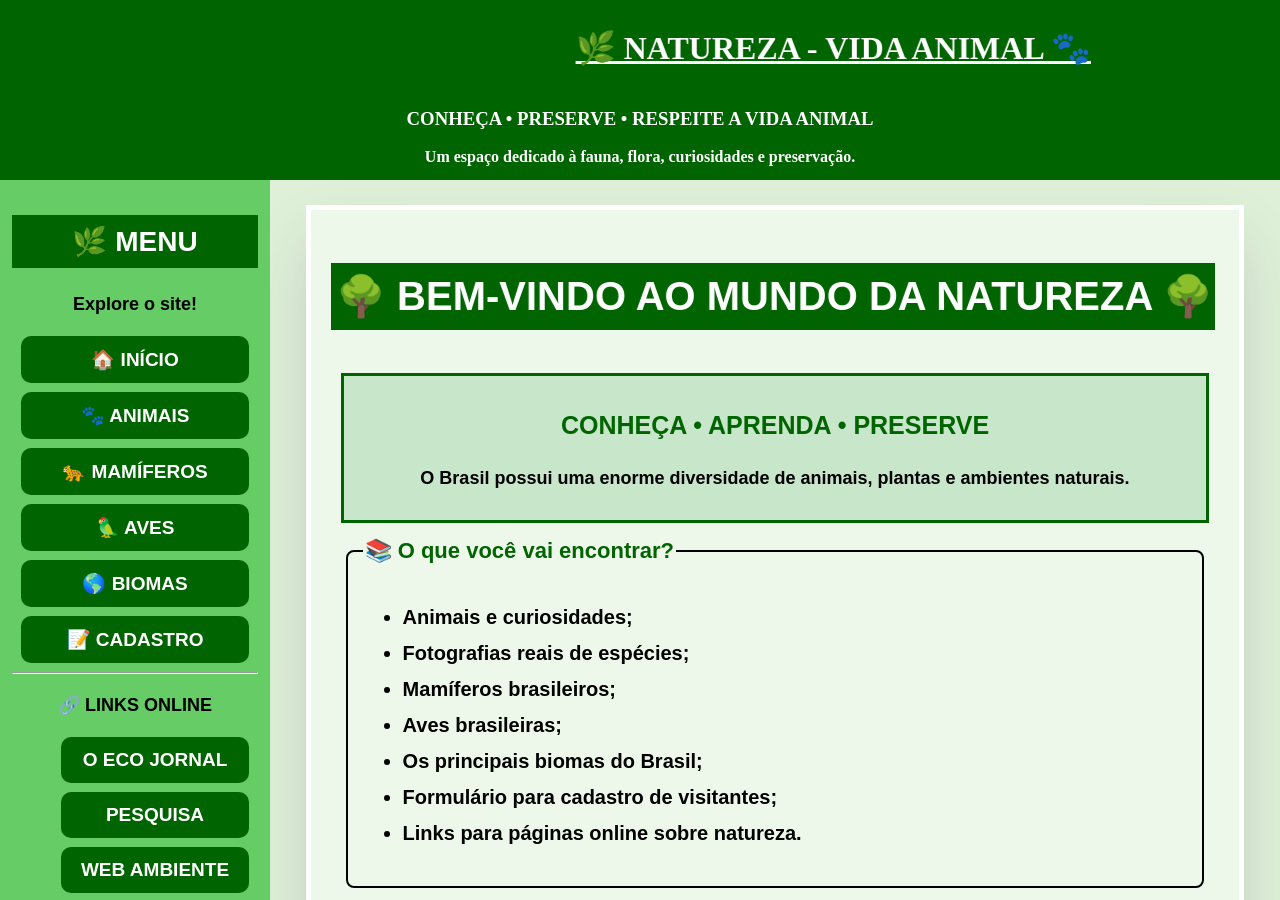
<file: ativididade do site/index.html>
<html lang="pt-br">
<head>
<meta charset="UTF-8">
<title>NATUREZA - VIDA ANIMAL</title>
</head>

<frameset rows="180,*" frameborder="0" border="0">
    <frame src="topo.html" name="topo" scrolling="no">
    <frameset cols="270,*" frameborder="0" border="0">
        <frame src="menu.html" name="menu">
        <frame src="inicio.html" name="principal">
    </frameset>
</frameset>

</html>
</file>
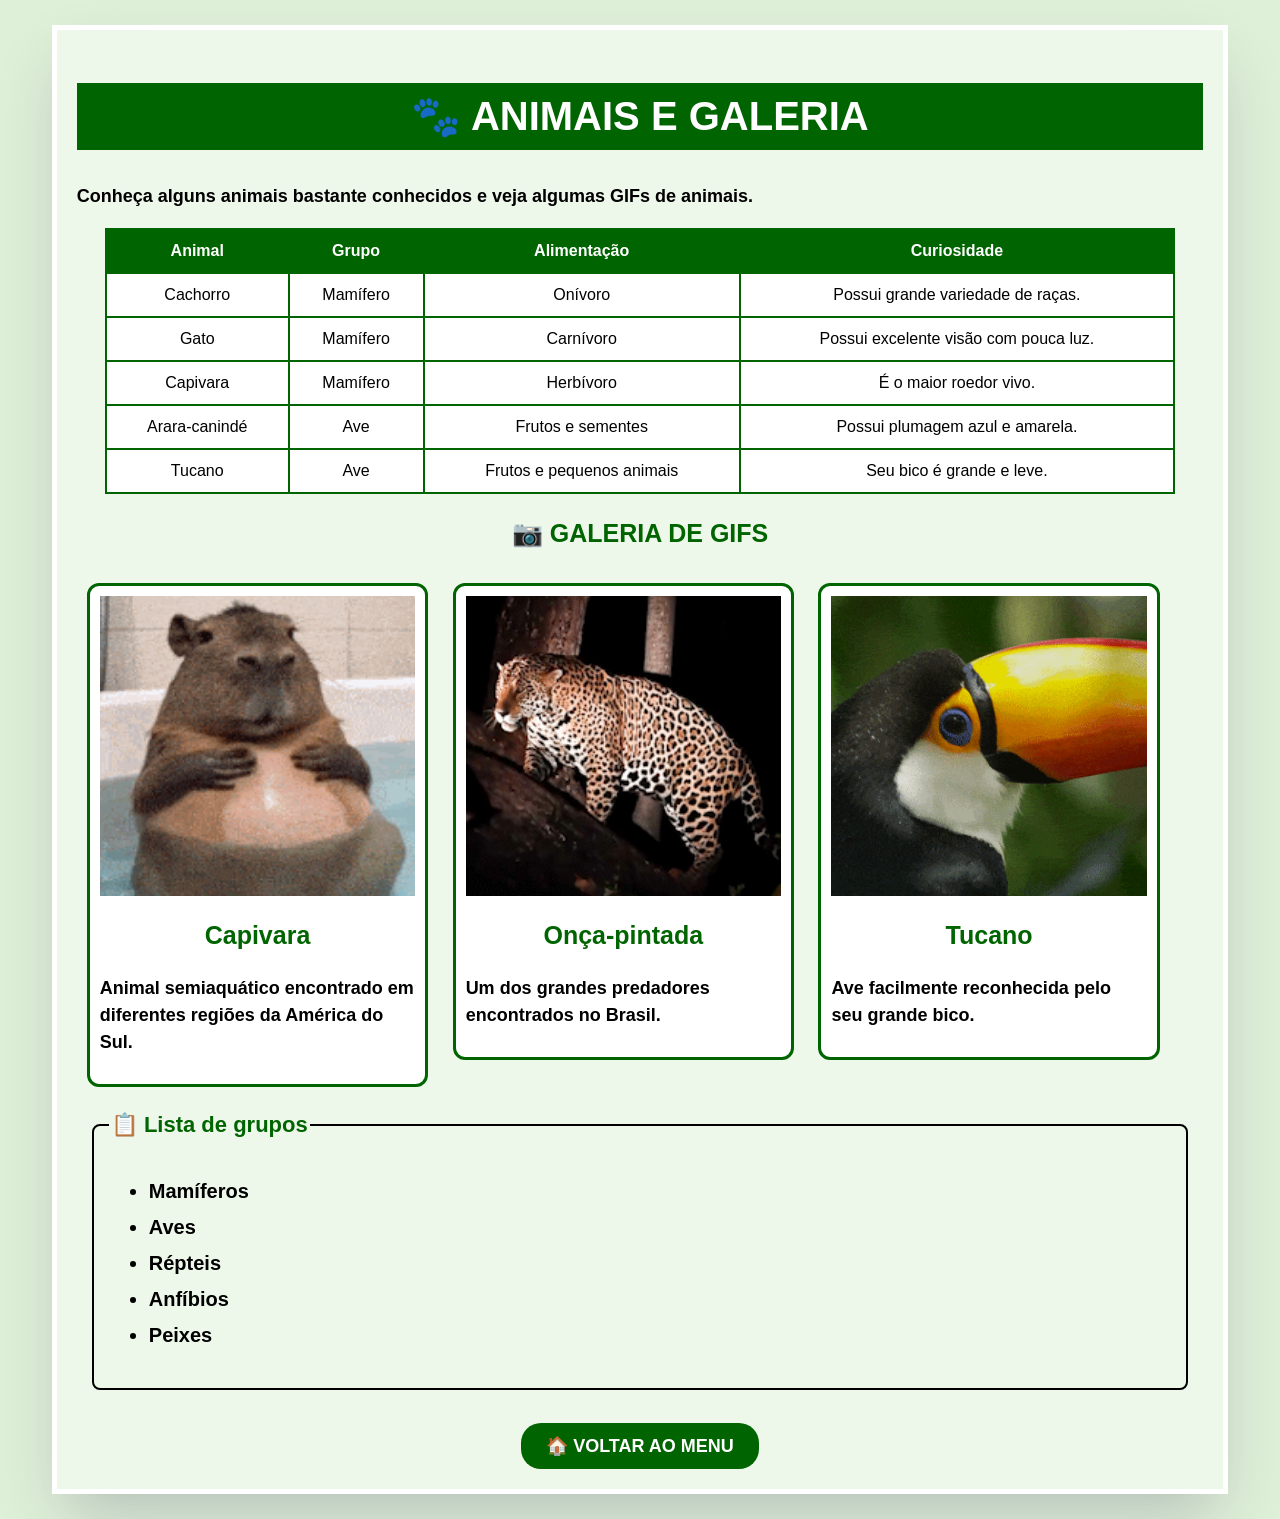
<file: ativididade do site/animais.html>
<html lang="pt-br">
<head>
<meta charset="UTF-8">
<title>Animais - Natureza</title>
<link rel="stylesheet" type="text/css" href="estilo.css">
</head>
<body>
<div class="centro">

<center><h2>🐾 ANIMAIS E GALERIA</h2></center>

<p>Conheça alguns animais bastante conhecidos e veja algumas GIFs de animais.</p>

<table class="tabela">
<tr>
<th>Animal</th>
<th>Grupo</th>
<th>Alimentação</th>
<th>Curiosidade</th>
</tr>
<tr><td>Cachorro</td><td>Mamífero</td><td>Onívoro</td><td>Possui grande variedade de raças.</td></tr>
<tr><td>Gato</td><td>Mamífero</td><td>Carnívoro</td><td>Possui excelente visão com pouca luz.</td></tr>
<tr><td>Capivara</td><td>Mamífero</td><td>Herbívoro</td><td>É o maior roedor vivo.</td></tr>
<tr><td>Arara-canindé</td><td>Ave</td><td>Frutos e sementes</td><td>Possui plumagem azul e amarela.</td></tr>
<tr><td>Tucano</td><td>Ave</td><td>Frutos e pequenos animais</td><td>Seu bico é grande e leve.</td></tr>
</table>

<center><h3>📷 GALERIA DE GIFS</h3></center>

<div class="caixa_animal">
<img src="capivarita.gif">
<center><h3>Capivara</h3></center>
<p>Animal semiaquático encontrado em diferentes regiões da América do Sul.</p>
</div>

<div class="caixa_animal">
<img src="onca.gif">
<center><h3>Onça-pintada</h3></center>
<p>Um dos grandes predadores encontrados no Brasil.</p>
</div>

<div class="caixa_animal">
<img src="tucano.gif">
<center><h3>Tucano</h3></center>
<p>Ave facilmente reconhecida pelo seu grande bico.</p>
</div>

<fieldset>
<legend>📋 Lista de grupos</legend>
<ul class="lista_grande">
<li>Mamíferos</li>
<li>Aves</li>
<li>Répteis</li>
<li>Anfíbios</li>
<li>Peixes</li>
</ul>
</fieldset>

<br>
<center>
<a class="voltar" href="menu.html" target="principal">🏠 VOLTAR AO MENU</a>
</center>
</div>
</body>
</html>
</file>
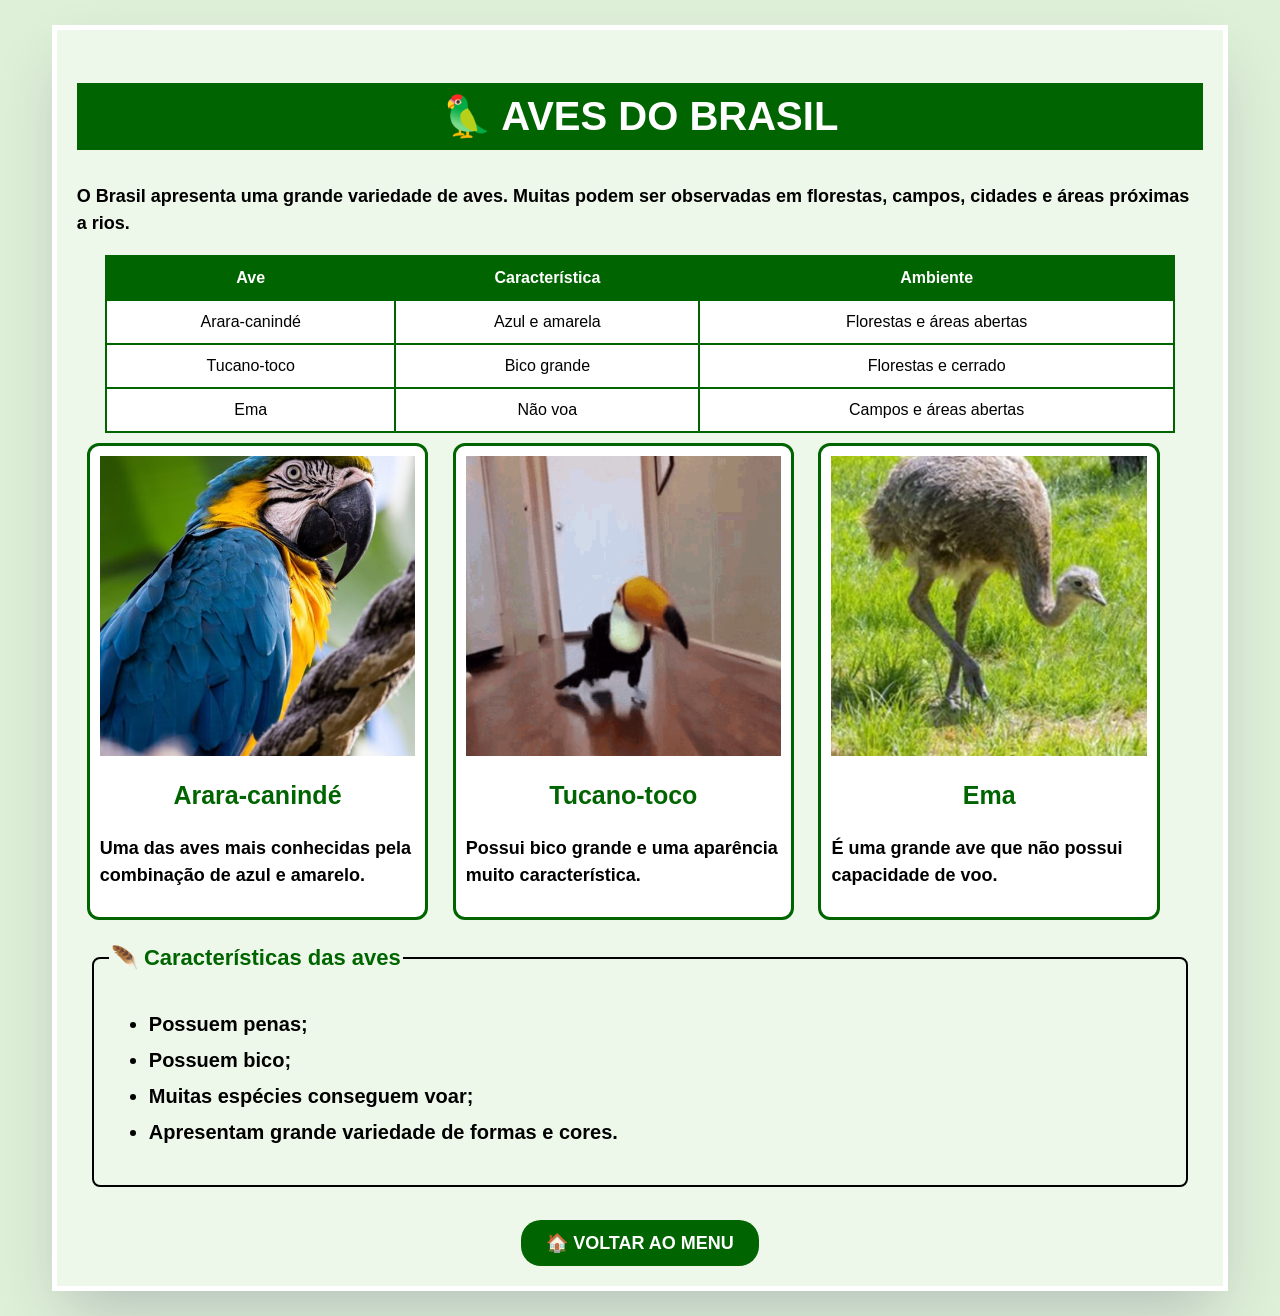
<file: ativididade do site/aves.html>
<html lang="pt-br">
<head>
<meta charset="UTF-8">
<title>Aves - Natureza</title>
<link rel="stylesheet" type="text/css" href="estilo.css">
</head>
<body>
<div class="centro">

<center><h2>🦜 AVES DO BRASIL</h2></center>

<p>O Brasil apresenta uma grande variedade de aves. Muitas podem ser observadas em florestas, campos, cidades e áreas próximas a rios.</p>

<table class="tabela">
<tr><th>Ave</th><th>Característica</th><th>Ambiente</th></tr>
<tr><td>Arara-canindé</td><td>Azul e amarela</td><td>Florestas e áreas abertas</td></tr>
<tr><td>Tucano-toco</td><td>Bico grande</td><td>Florestas e cerrado</td></tr>
<tr><td>Ema</td><td>Não voa</td><td>Campos e áreas abertas</td></tr>
</table>

<div class="caixa_animal">
<img src="arara caninde.png">
<center><h3>Arara-canindé</h3></center>
<p>Uma das aves mais conhecidas pela combinação de azul e amarelo.</p>
</div>

<div class="caixa_animal">
<img src="tucano toco.gif">
<center><h3>Tucano-toco</h3></center>
<p>Possui bico grande e uma aparência muito característica.</p>
</div>

<div class="caixa_animal">
<img src="ema.jpg">
<center><h3>Ema</h3></center>
<p>É uma grande ave que não possui capacidade de voo.</p>
</div>

<fieldset>
<legend>🪶 Características das aves</legend>
<ul class="lista_grande">
<li>Possuem penas;</li>
<li>Possuem bico;</li>
<li>Muitas espécies conseguem voar;</li>
<li>Apresentam grande variedade de formas e cores.</li>
</ul>
</fieldset>

<br>
<center>
<a class="voltar" href="menu.html" target="principal">🏠 VOLTAR AO MENU</a>
</center>
</div>
</body>
</html>
</file>
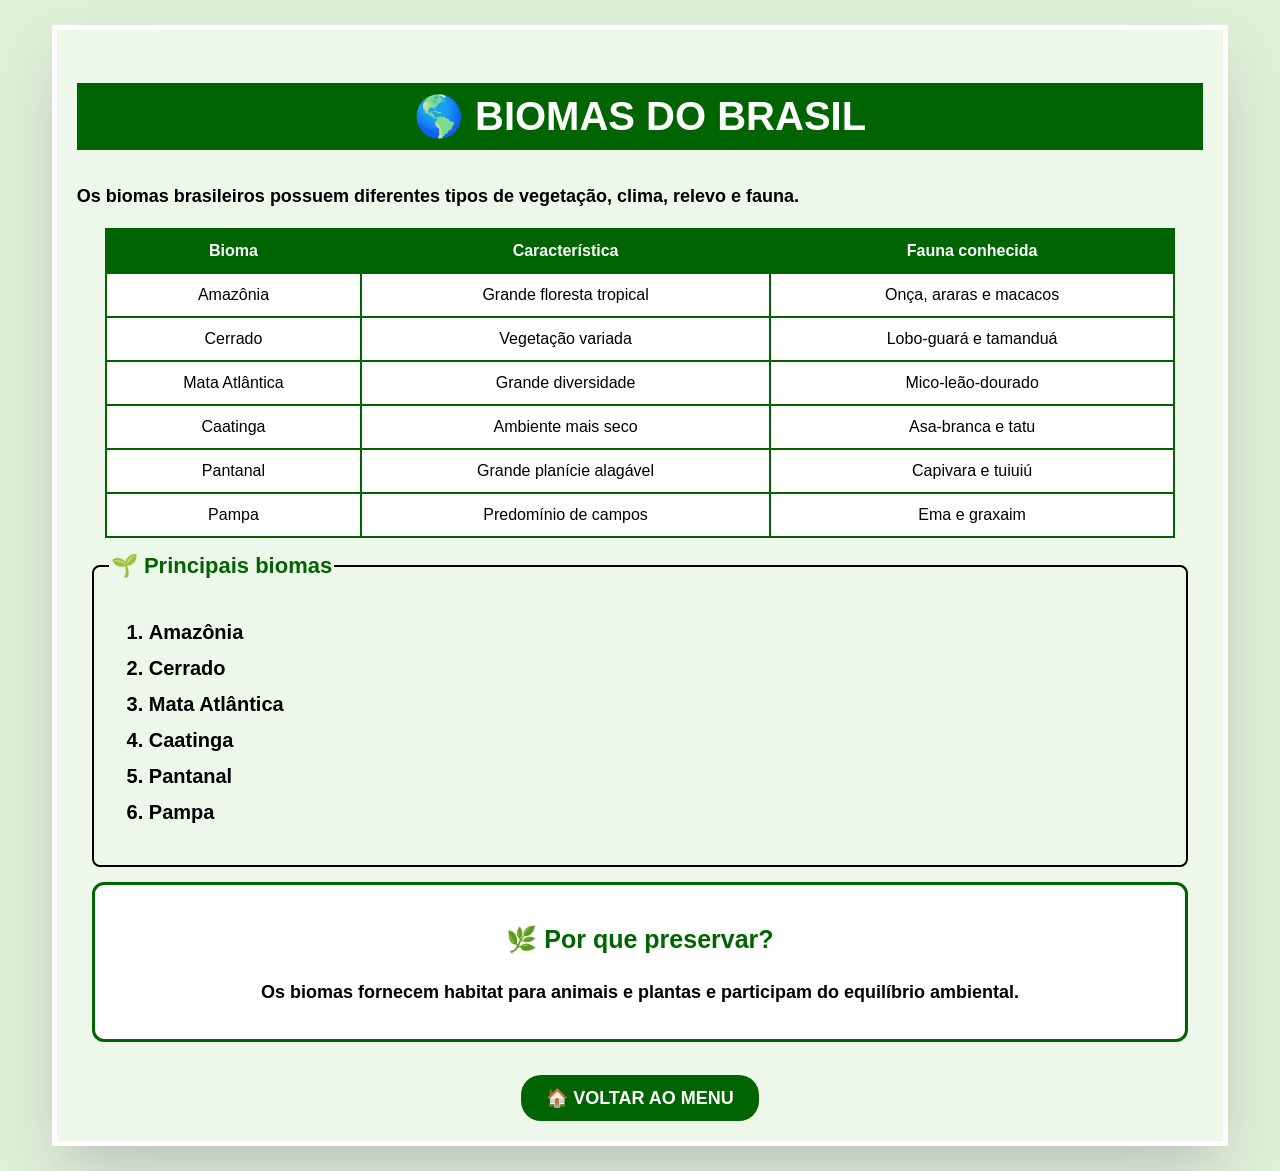
<file: ativididade do site/biomas.html>
<html lang="pt-br">
<head>
<meta charset="UTF-8">
<title>Biomas - Natureza</title>
<link rel="stylesheet" type="text/css" href="estilo.css">
</head>
<body>
<div class="centro">

<center><h2>🌎 BIOMAS DO BRASIL</h2></center>

<p>Os biomas brasileiros possuem diferentes tipos de vegetação, clima, relevo e fauna.</p>

<table class="tabela">
<tr><th>Bioma</th><th>Característica</th><th>Fauna conhecida</th></tr>
<tr><td>Amazônia</td><td>Grande floresta tropical</td><td>Onça, araras e macacos</td></tr>
<tr><td>Cerrado</td><td>Vegetação variada</td><td>Lobo-guará e tamanduá</td></tr>
<tr><td>Mata Atlântica</td><td>Grande diversidade</td><td>Mico-leão-dourado</td></tr>
<tr><td>Caatinga</td><td>Ambiente mais seco</td><td>Asa-branca e tatu</td></tr>
<tr><td>Pantanal</td><td>Grande planície alagável</td><td>Capivara e tuiuiú</td></tr>
<tr><td>Pampa</td><td>Predomínio de campos</td><td>Ema e graxaim</td></tr>
</table>

<fieldset>
<legend>🌱 Principais biomas</legend>
<ol class="lista_grande">
<li>Amazônia</li>
<li>Cerrado</li>
<li>Mata Atlântica</li>
<li>Caatinga</li>
<li>Pantanal</li>
<li>Pampa</li>
</ol>
</fieldset>

<div class="destaque">
<center>
<h3>🌿 Por que preservar?</h3>
<p>Os biomas fornecem habitat para animais e plantas e participam do equilíbrio ambiental.</p>
</center>
</div>

<br>
<center>
<a class="voltar" href="menu.html" target="principal">🏠 VOLTAR AO MENU</a>
</center>
</div>
</body>
</html>
</file>
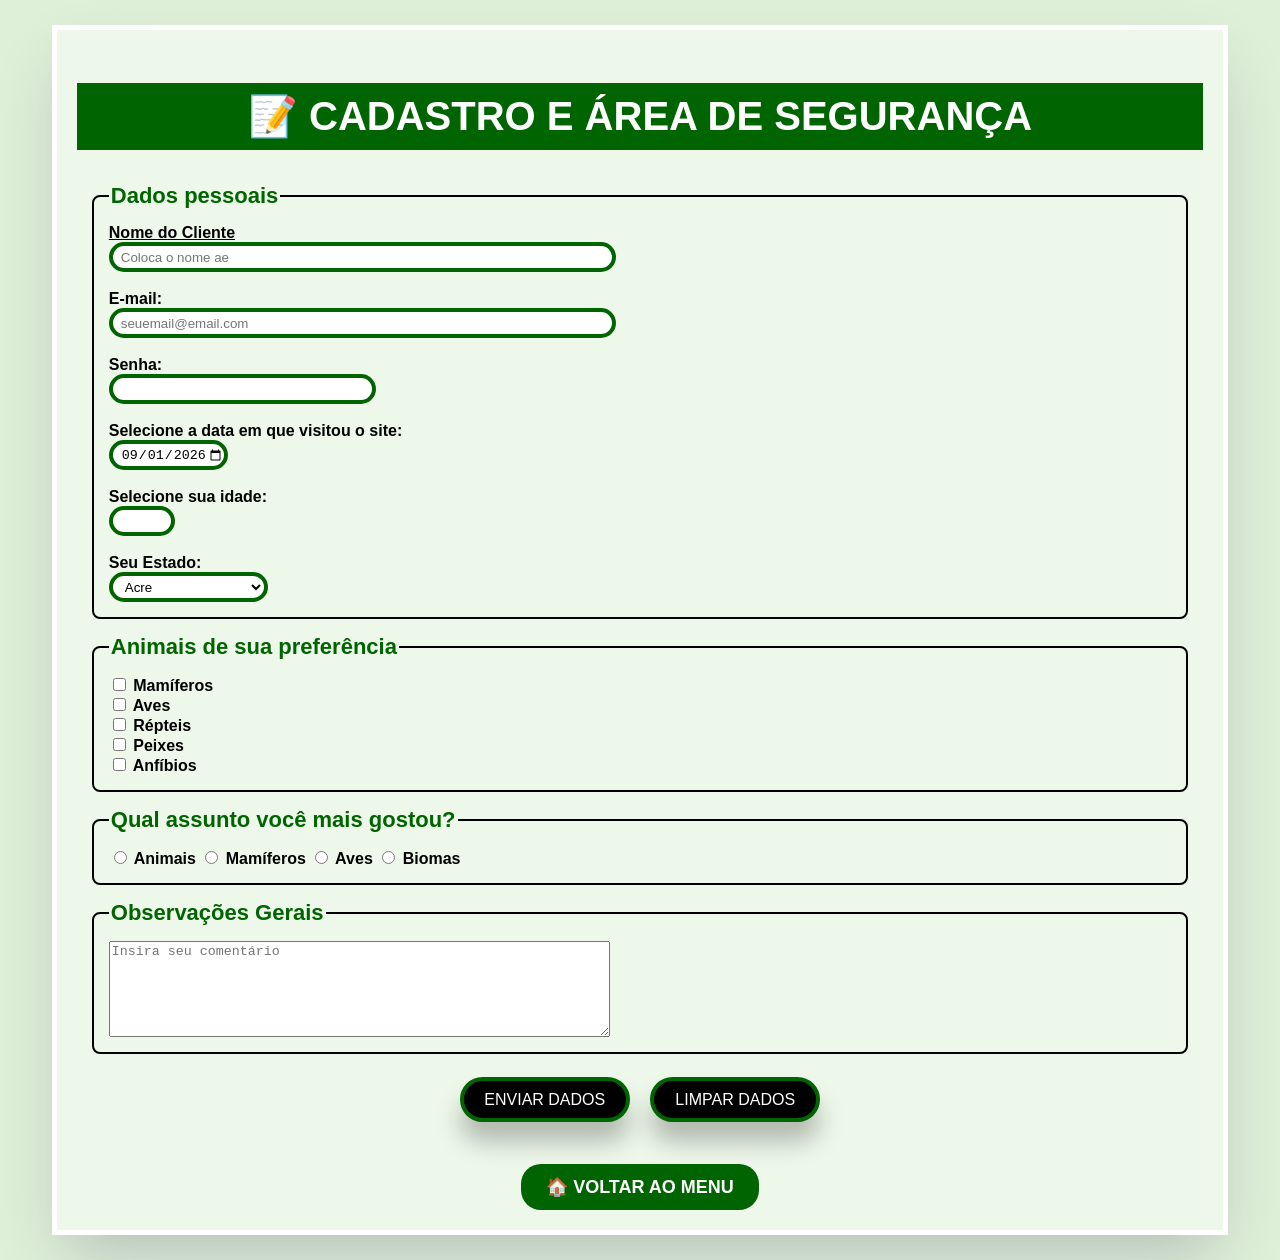
<file: ativididade do site/cadastro.html>
<html lang="pt-br">
<head>
<meta charset="UTF-8">
<title>Cadastro - Natureza</title>
<link rel="stylesheet" type="text/css" href="estilo.css">
</head>
<body>
<div class="centro">

<center><h2>📝 CADASTRO E ÁREA DE SEGURANÇA</h2></center>

<form name="frm_cadastro">

<fieldset>
<legend>Dados pessoais</legend>

<label><u>Nome do Cliente</u></label><br>
<input id="caixa" type="text" placeholder="Coloca o nome ae" size="60" maxlength="60" required><br><br>

<label>E-mail:</label><br>
<input id="caixa" type="text" placeholder="seuemail@email.com" size="60"><br><br>

<label>Senha:</label><br>
<input id="caixa" type="password" size="30" maxlength="20"><br><br>

<label>Selecione a data em que visitou o site:</label><br>
<input id="caixa" type="date" value="2026-09-01" min="2026-01-01" max="2030-12-31"><br><br>

<label>Selecione sua idade:</label><br>
<input id="caixa" type="number" min="1" max="100"><br><br>

<label>Seu Estado:</label><br>
<select id="caixa">
<option>Acre</option>
<option>Alagoas</option>
<option>Amapá</option>
<option>Amazonas</option>
<option>Bahia</option>
<option>Ceará</option>
<option>Distrito Federal</option>
<option>Espírito Santo</option>
<option>Goiás</option>
<option>Maranhão</option>
<option>Mato Grosso</option>
<option>Mato Grosso do Sul</option>
<option>Minas Gerais</option>
<option>Pará</option>
<option>Paraíba</option>
<option>Paraná</option>
<option>Pernambuco</option>
<option>Piauí</option>
<option>Rio de Janeiro</option>
<option>Rio Grande do Norte</option>
<option>Rio Grande do Sul</option>
<option>Rondônia</option>
<option>Roraima</option>
<option>Santa Catarina</option>
<option>São Paulo</option>
<option>Sergipe</option>
<option>Tocantins</option>
</select>

</fieldset>

<fieldset>
<legend>Animais de sua preferência</legend>
<input type="checkbox" name="animal"> Mamíferos<br>
<input type="checkbox" name="animal"> Aves<br>
<input type="checkbox" name="animal"> Répteis<br>
<input type="checkbox" name="animal"> Peixes<br>
<input type="checkbox" name="animal"> Anfíbios
</fieldset>

<fieldset>
<legend>Qual assunto você mais gostou?</legend>
<input type="radio" name="assunto"> Animais
<input type="radio" name="assunto"> Mamíferos
<input type="radio" name="assunto"> Aves
<input type="radio" name="assunto"> Biomas
</fieldset>

<fieldset>
<legend>Observações Gerais</legend>
<textarea cols="60" rows="6" placeholder="Insira seu comentário"></textarea>
</fieldset>

<center>
<input id="botao" type="submit" value="ENVIAR DADOS">
<input id="botao" type="reset" value="LIMPAR DADOS">
</center>

</form>



<br>
<center>
<a class="voltar" href="menu.html" target="principal">🏠 VOLTAR AO MENU</a>
</center>
</div>
</body>
</html>
</file>
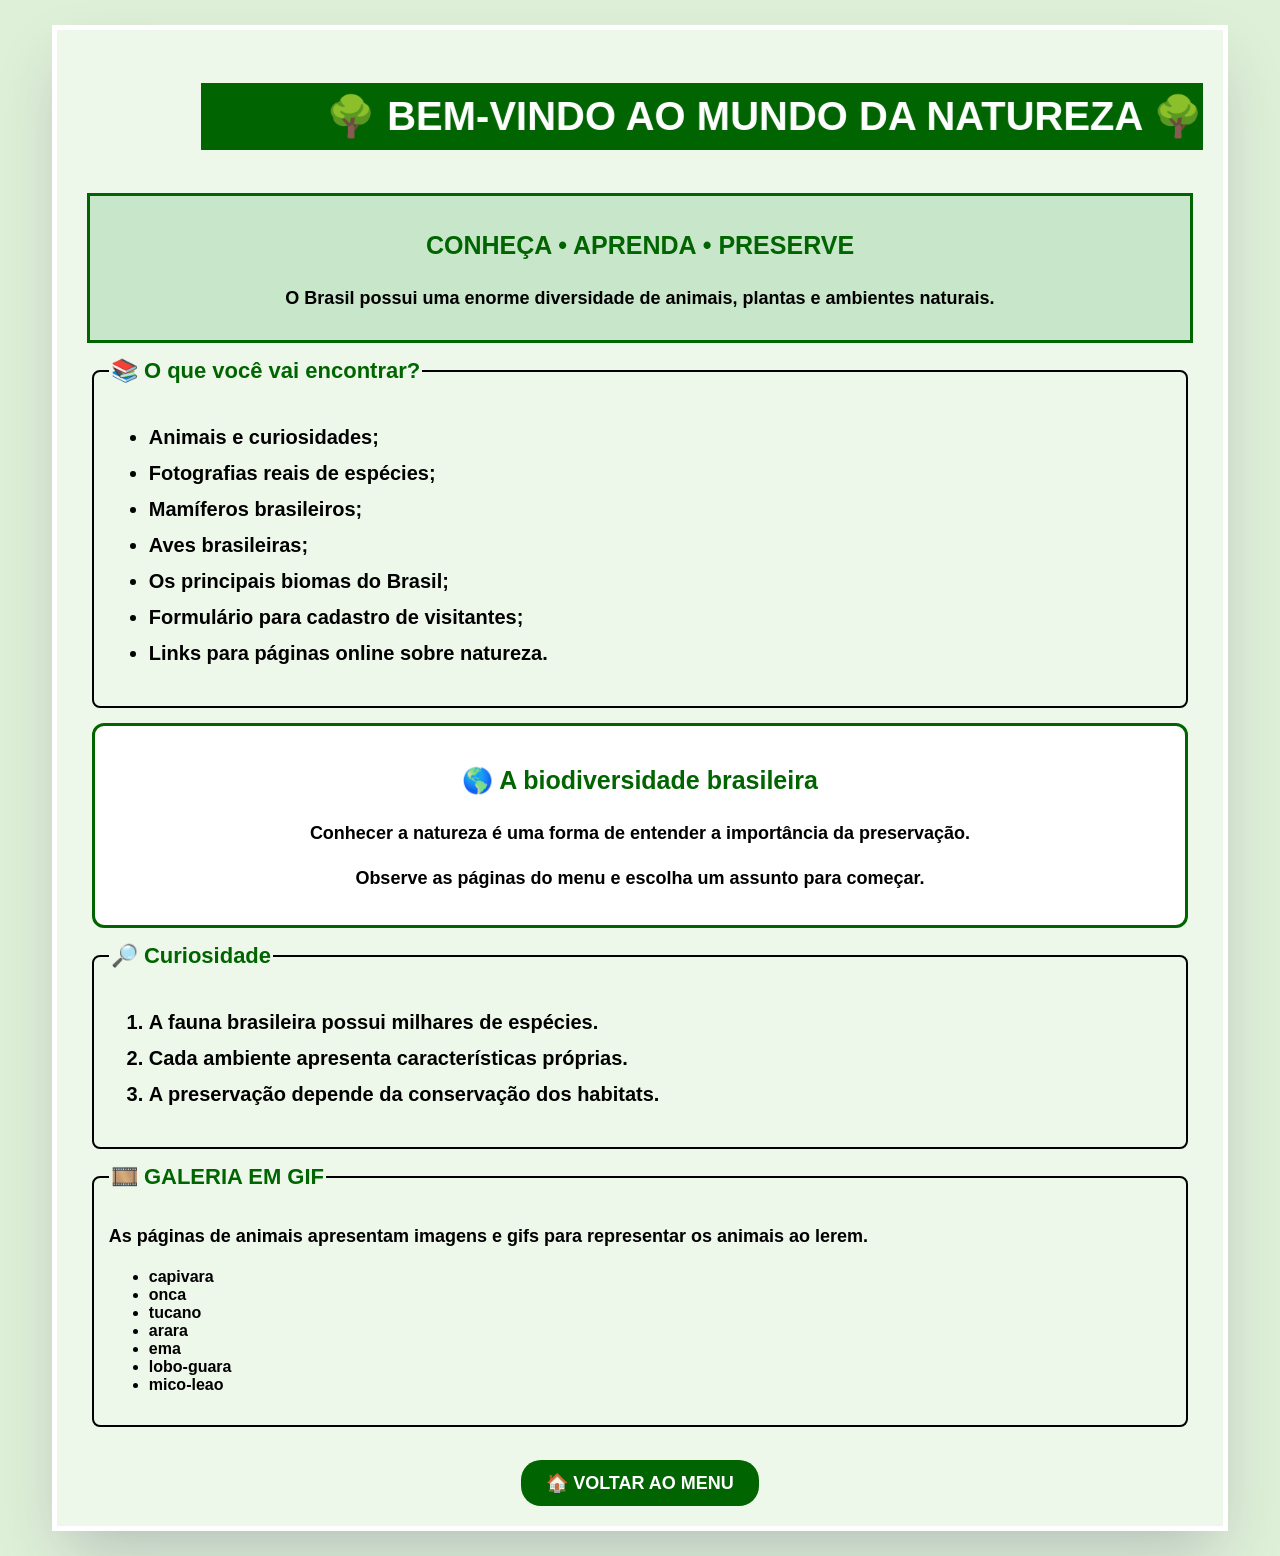
<file: ativididade do site/inicio.html>
<html lang="pt-br">
<head>
<meta charset="UTF-8">
<title>Início - Natureza</title>
<link rel="stylesheet" type="text/css" href="estilo.css">
</head>
<body>
<div class="centro">

<center>
<marquee behavior="alternate" scrollamount="8">
<h2>🌳 BEM-VINDO AO MUNDO DA NATUREZA 🌳</h2>
</marquee>
</center>

<div class="banner">
<h3>CONHEÇA • APRENDA • PRESERVE</h3>
<p>O Brasil possui uma enorme diversidade de animais, plantas e ambientes naturais.</p>
</div>

<fieldset>
<legend>📚 O que você vai encontrar?</legend>
<ul class="lista_grande">
<li>Animais e curiosidades;</li>
<li>Fotografias reais de espécies;</li>
<li>Mamíferos brasileiros;</li>
<li>Aves brasileiras;</li>
<li>Os principais biomas do Brasil;</li>
<li>Formulário para cadastro de visitantes;</li>
<li>Links para páginas online sobre natureza.</li>
</ul>
</fieldset>

<div class="destaque">
<center>
<h3>🌎 A biodiversidade brasileira</h3>
<p>Conhecer a natureza é uma forma de entender a importância da preservação.</p>
<p>Observe as páginas do menu e escolha um assunto para começar.</p>
</center>
</div>

<fieldset>
<legend>🔎 Curiosidade</legend>
<ol class="lista_grande">
<li>A fauna brasileira possui milhares de espécies.</li>
<li>Cada ambiente apresenta características próprias.</li>
<li>A preservação depende da conservação dos habitats.</li>
</ol>
</fieldset>


<fieldset>
<legend>🎞️ GALERIA EM GIF</legend>
<p>As páginas de animais apresentam imagens e gifs para representar os animais ao lerem.</p>
<ul>
<li>capivara</li>
<li>onca</li>
<li>tucano</li>
<li>arara</li>
<li>ema</li>
<li>lobo-guara</li>
<li>mico-leao</li>
</ul>
</fieldset>
<br>
<center>
<a class="voltar" href="menu.html" target="principal">🏠 VOLTAR AO MENU</a>
</center>
</div>
</body>
</html>
</file>
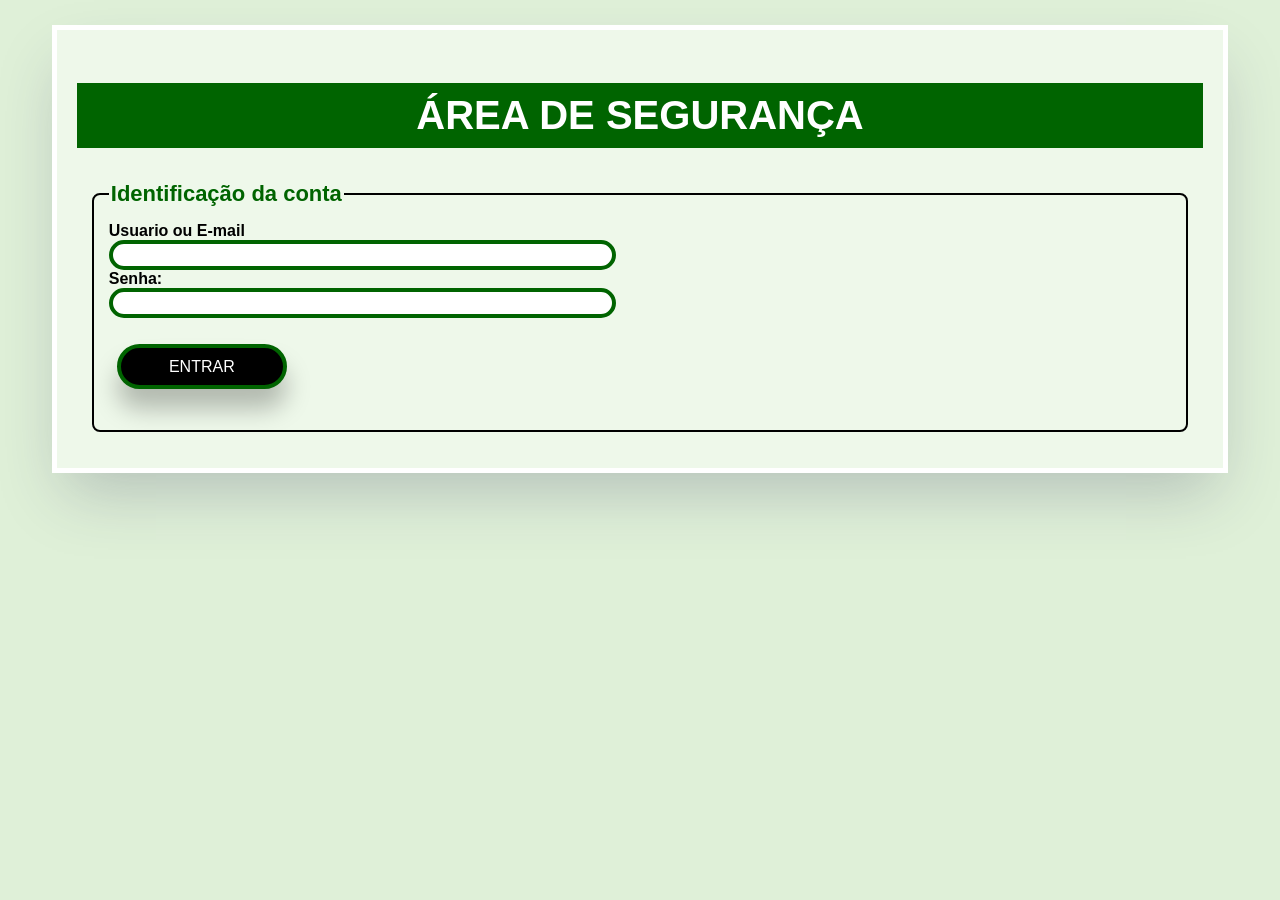
<file: ativididade do site/login.html>
<html lang="pt-br">
<head>
<meta charset="UTF-8">
<title>Área de Segurança - Natureza</title>
<link rel="stylesheet" type="text/css" href="estilo.css">
</head>
<body>
<div class="centro">
<form name="frm_login">
<h2>ÁREA DE SEGURANÇA</h2>
<fieldset>
<legend>Identificação da conta</legend>
<label>Usuario ou E-mail</label><br>
<input id="caixa" type="text" size="60"><br>
<label>Senha:</label><br>
<input id="caixa" type="password" size="60">
<p><input id="botao" type="submit" value="ENTRAR"></p>
</fieldset>
</form>
</div>
</body>
</html>
</file>
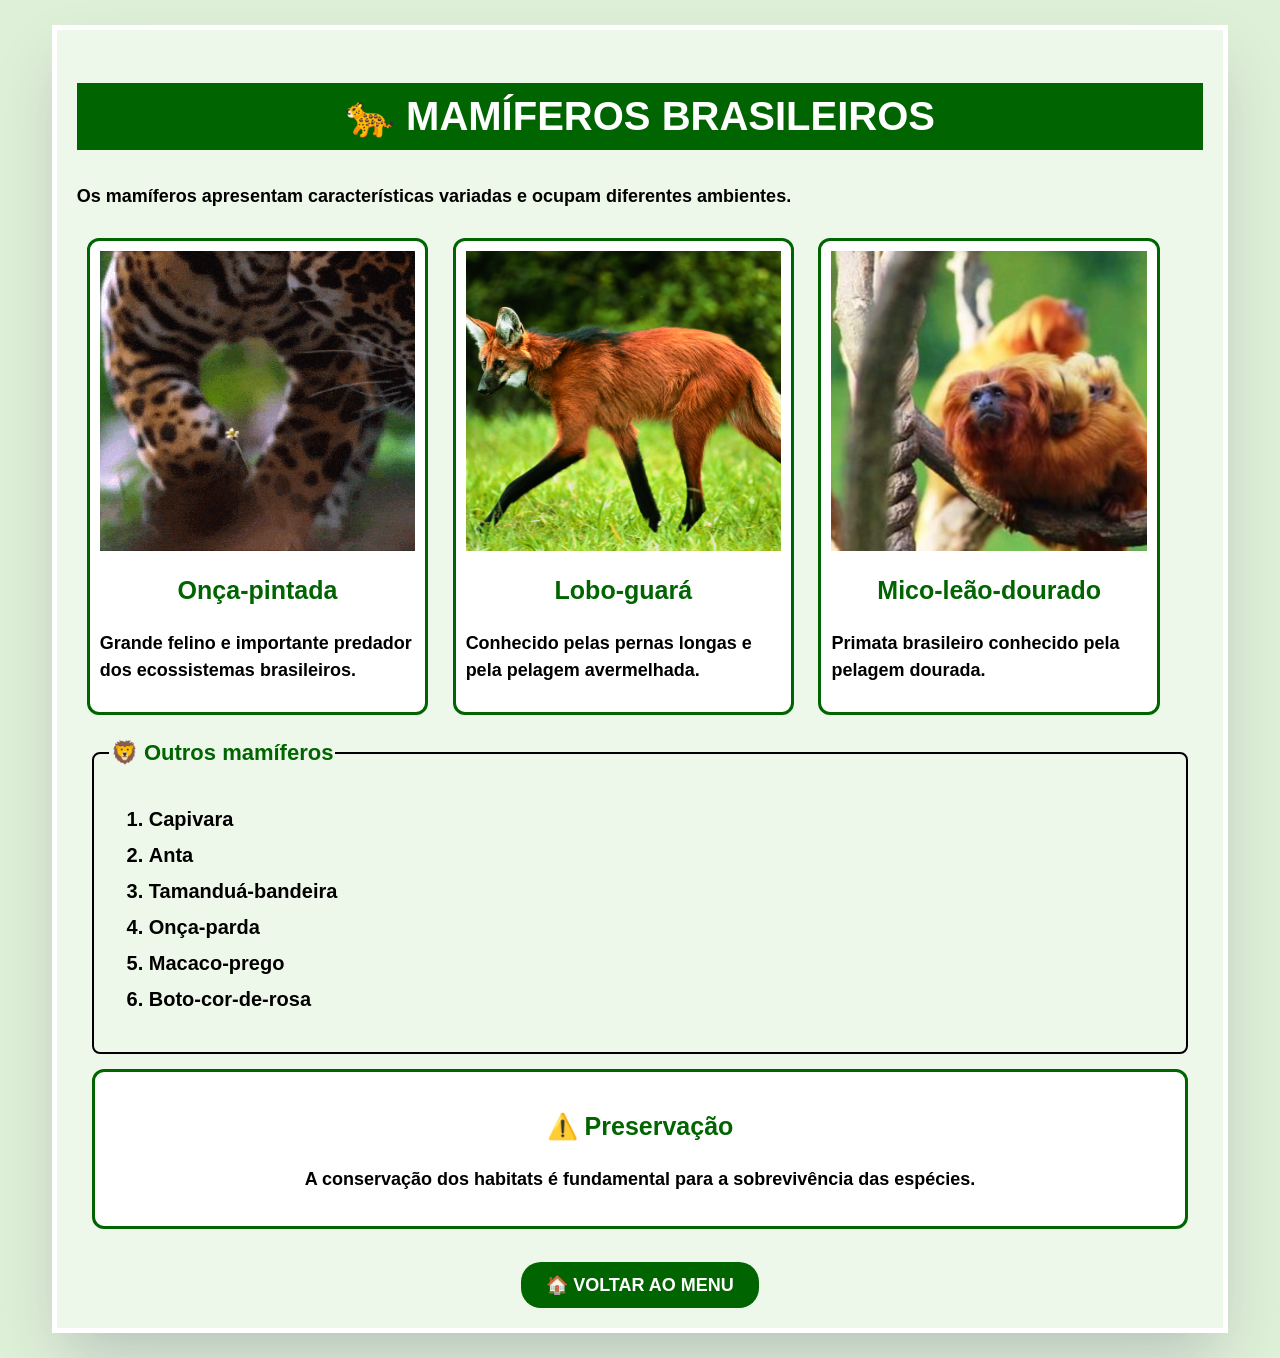
<file: ativididade do site/mamiferos.html>
<html lang="pt-br">
<head>
<meta charset="UTF-8">
<title>Mamíferos - Natureza</title>
<link rel="stylesheet" type="text/css" href="estilo.css">
</head>
<body>
<div class="centro">

<center><h2>🐆 MAMÍFEROS BRASILEIROS</h2></center>

<p>Os mamíferos apresentam características variadas e ocupam diferentes ambientes.</p>

<div class="caixa_animal">
<img src="onça pintada.gif">
<center><h3>Onça-pintada</h3></center>
<p>Grande felino e importante predador dos ecossistemas brasileiros.</p>
</div>

<div class="caixa_animal">
<img src="Lobo-guar--.jpg">
<center><h3>Lobo-guará</h3></center>
<p>Conhecido pelas pernas longas e pela pelagem avermelhada.</p>
</div>

<div class="caixa_animal">
<img src="mico.jpg">
<center><h3>Mico-leão-dourado</h3></center>
<p>Primata brasileiro conhecido pela pelagem dourada.</p>
</div>

<fieldset>
<legend>🦁 Outros mamíferos</legend>
<ol class="lista_grande">
<li>Capivara</li>
<li>Anta</li>
<li>Tamanduá-bandeira</li>
<li>Onça-parda</li>
<li>Macaco-prego</li>
<li>Boto-cor-de-rosa</li>
</ol>
</fieldset>

<div class="destaque">
<center>
<h3>⚠️ Preservação</h3>
<p>A conservação dos habitats é fundamental para a sobrevivência das espécies.</p>
</center>
</div>

<br>
<center>
<a class="voltar" href="menu.html" target="principal">🏠 VOLTAR AO MENU</a>
</center>
</div>
</body>
</html>
</file>
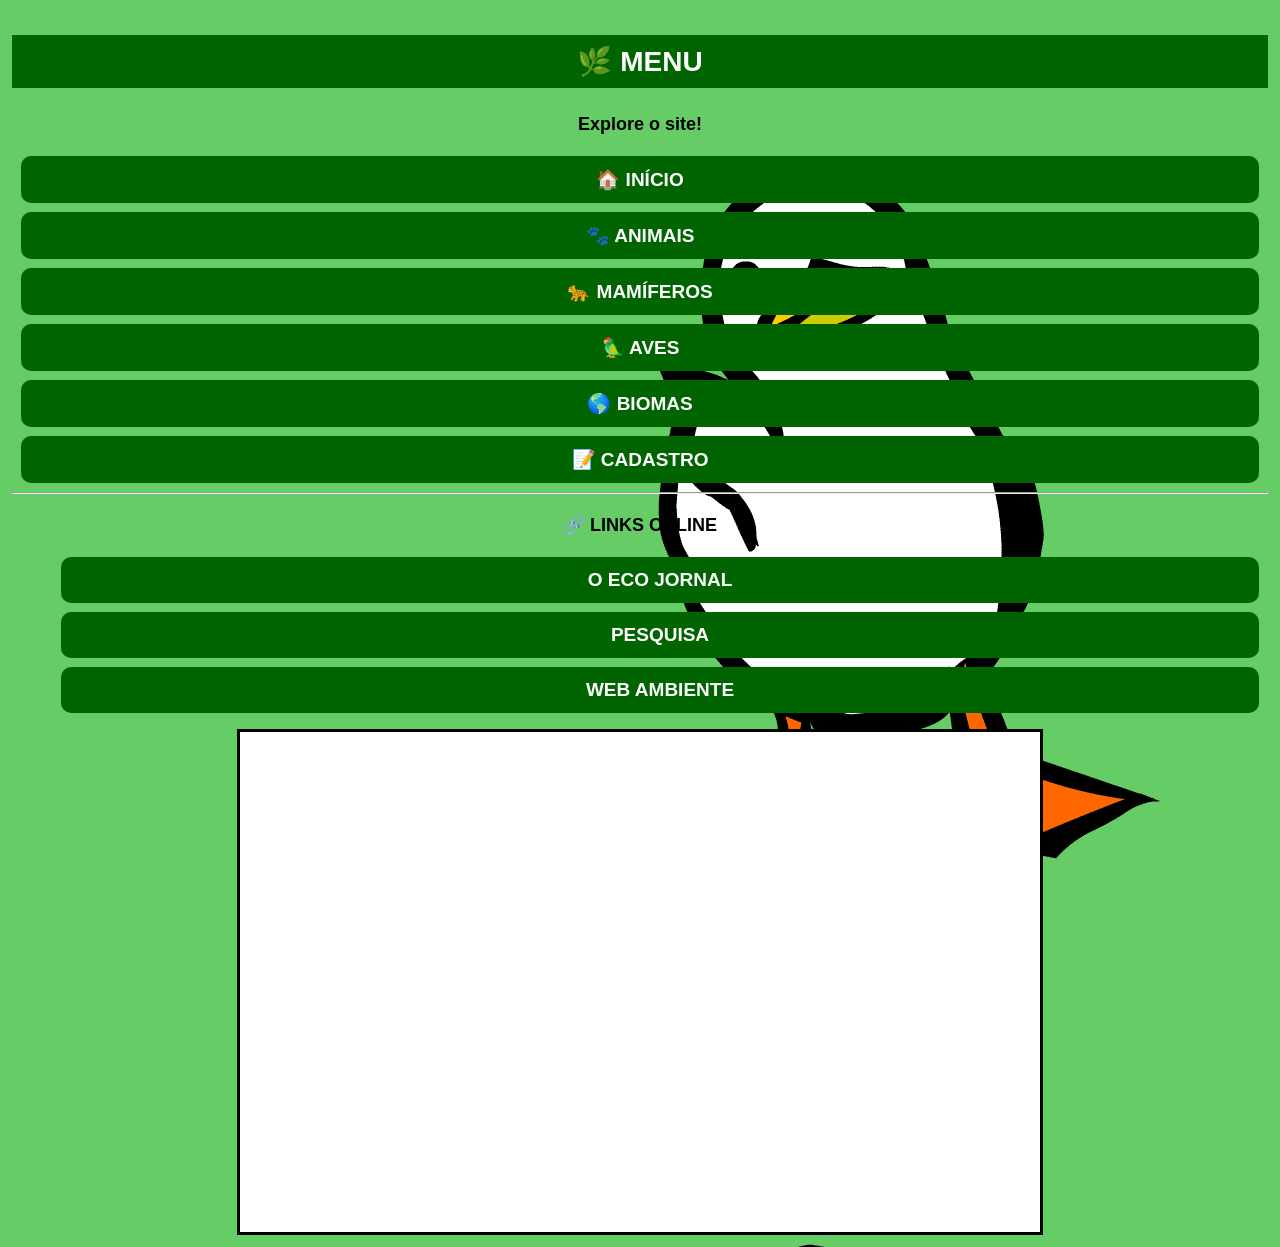
<file: ativididade do site/menu.html>
<html lang="pt-br">
<head>
<meta charset="UTF-8">
<title>Menu - Natureza</title>
<link rel="stylesheet" type="text/css" href="estilo.css">
</head>

<body>
<div class="menu">
<center>
<h2>🌿 MENU</h2>
<p>Explore o site!</p>
</center>

<a href="inicio.html" target="principal">🏠 INÍCIO</a>
<a href="animais.html" target="principal">🐾 ANIMAIS</a>
<a href="mamiferos.html" target="principal">🐆 MAMÍFEROS</a>
<a href="aves.html" target="principal">🦜 AVES</a>
<a href="biomas.html" target="principal">🌎 BIOMAS</a>
<a href="cadastro.html" target="principal">📝 CADASTRO</a>
</body>
<hr>

<center>
<p>🔗 LINKS ONLINE</p>
<ul style="text-align: center; list-style: none;">
    <li><a href="https://oeco.org.br" target="cantinho">O ECO JORNAL</a></li>
    <li><a href="https://wikipedia.org" target="cantinho">PESQUISA</a></li>
    <li><a href="https://www.webambiente.cnptia.embrapa.br/" target="cantinho">WEB AMBIENTE</a></li>
</ul>

<iframe name="cantinho" width="800" height="500" style="border: 3px solid #000; background-color: #fff;"></iframe>
</center>
</div>
</body>
</html>
</file>
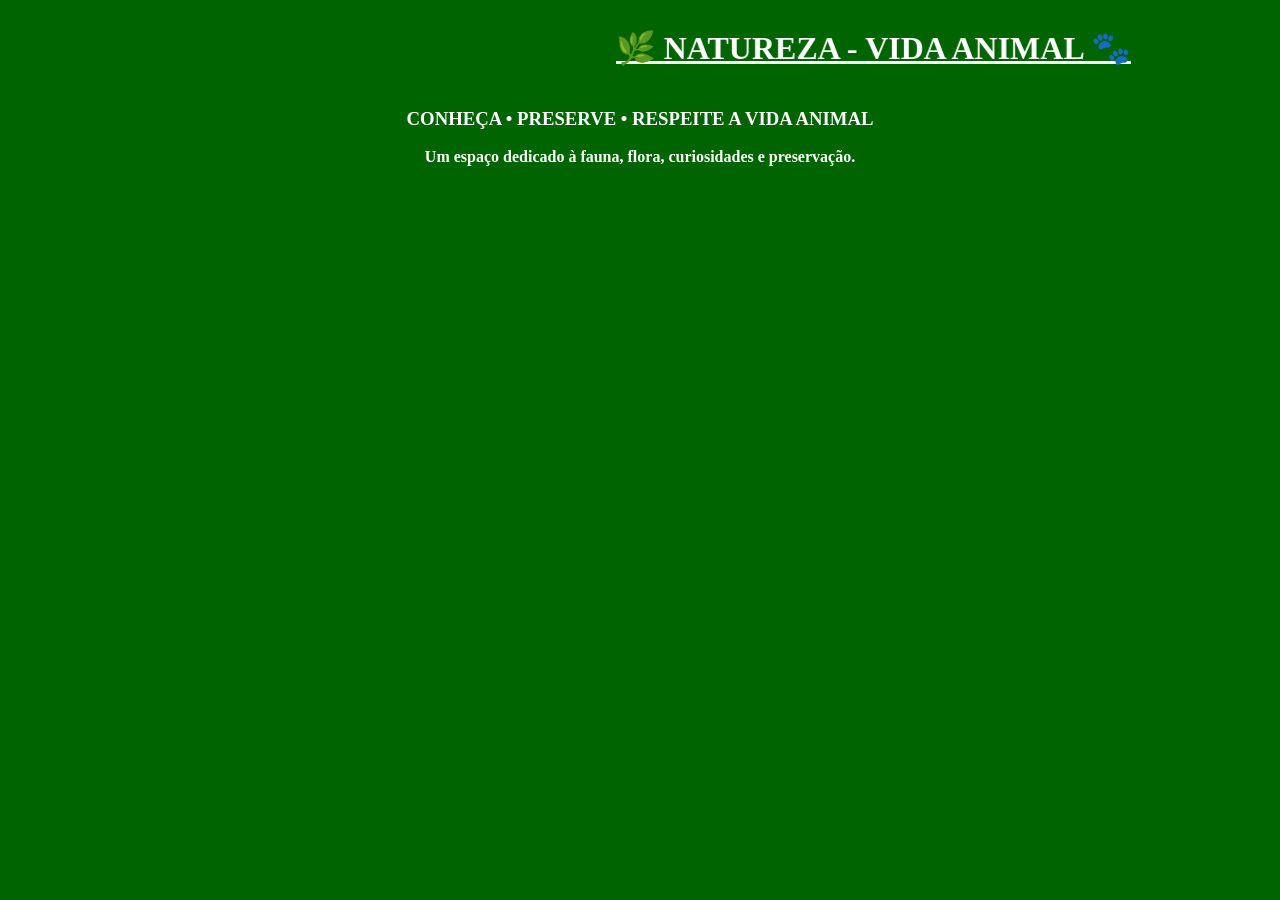
<file: ativididade do site/topo.html>
<html lang="pt-br">
<head>
<meta charset="UTF-8">
<title>Topo - Natureza</title>
</head>
<body bgcolor="darkgreen" text="white">
<center>
<marquee behavior="alternate" onmouseover="this.stop();" onmouseout="this.start();" scrollamount="12">
<h1><b><u>🌿 NATUREZA - VIDA ANIMAL 🐾</u></b></h1>
</marquee>
<h3 style="color:white;">CONHEÇA • PRESERVE • RESPEITE A VIDA ANIMAL</h3>
<p><b>Um espaço dedicado à fauna, flora, curiosidades e preservação.</b></p>
</center>
</body>
</html>
</file>
<file: ativididade do site/estilo.css>
body {
    background-color: #dff0d8;
    color: black;
    font-weight: bold;
    font-family: arial;
    margin: 0;
}

h1 {
    font-size: 35px;
}

h2 {
    background-color: darkgreen;
    color: white;
    text-align: center;
    font-size: 40px;
    padding: 10px;
}

h3 {
    color: darkgreen;
    font-size: 25px;
}

p {
    font-size: 18px;
    line-height: 1.5;
}

fieldset {
    border: 2px solid black;
    border-radius: 8px;
    padding: 15px;
    margin: 15px;
}

legend {
    font-size: 22px;
    color: darkgreen;
}

#caixa {
    background-color: white;
    border: 4px solid darkgreen;
    border-radius: 15px;
    height: 30px;
    padding-left: 8px;
}

#caixa:focus {
    background-color: white;
    color: darkgreen;
    font-size: 15px;
    border: 4px solid green;
    border-radius: 100px;
    height: 30px;
    box-shadow: rgba(0, 0, 0, 0.17) 0px -23px 25px 0px inset,
                rgba(0, 0, 0, 0.15) 0px -36px 30px 0px inset;
}

#botao {
    background-color: black;
    color: white;
    height: 45px;
    width: 170px;
    font-size: medium;
    border: 4px solid darkgreen;
    box-shadow: rgba(0, 0, 0, 0.25) 0px 20px 25px;
    border-radius: 100px;
    margin: 8px;
}

.centro {
    border: solid 5px white;
    position: relative;
    min-height: 350px;
    width: 88%;
    margin: 25px auto;
    padding: 20px;
    background-color: #eef8ea;
    box-shadow: rgba(50, 50, 93, 0.25) 0px 30px 60px -12px;
}

.direito_superior {
    position: fixed;
    height: 200px;
    width: 300px;
    top: 0px;
    right: 0px;
    margin: auto;
}

.menu {
    background-image: url(pato\ andando.gif);
    min-height: 100%;
    padding: 12px;
}

.menu h2 {
    font-size: 28px;
}

.menu a {
    display: block;
    background-color: darkgreen;
    color: white;
    font-size: 19px;
    text-decoration: none;
    padding: 12px;
    margin: 9px;
    text-align: center;
    border-radius: 10px;
}

.menu a:hover {
    background-color: green;
}

.caixa_animal {
    display: inline-block;
    vertical-align: top;
    background-color: white;
    border: 3px solid darkgreen;
    border-radius: 12px;
    padding: 10px;
    margin: 10px;
    width: 28%;
    min-height: 310px;
}

.caixa_animal img {
    width: 100%;
    height: 300px;
    object-fit: cover;
}

.tabela {
    width: 95%;
    margin: auto;
    border-collapse: collapse;
    background-color: white;
}

.tabela th, .tabela td {
    border: 2px solid darkgreen;
    padding: 12px;
    text-align: center;
}

.tabela th {
    background-color: darkgreen;
    color: white;
}

.voltar {
    display: inline-block;
    background-color: darkgreen;
    color: white;
    padding: 12px 25px;
    border-radius: 20px;
    text-decoration: none;
    font-size: 18px;
}

.voltar:hover {
    background-color: green;
}

.destaque {
    border: 3px solid darkgreen;
    background-color: white;
    border-radius: 12px;
    padding: 15px;
    margin: 15px;
}

.lista_grande {
    font-size: 20px;
    line-height: 1.8;
}

.banner {
    background-color: #c8e6c9;
    border: 3px solid darkgreen;
    padding: 10px;
    margin: 10px;
    text-align: center;
}

.pequeno {
    font-size: 15px;
}

img.foto {
    border: 4px solid darkgreen;
    border-radius: 10px;
    margin: 8px;
}


.framedequadrado {
    position: absolute;
    bottom: 20px;
    right: 20px;
    width: 300px;
    height: 180px;
    border: 2px solid #000;
    background-color: #fff;
}
</file>
